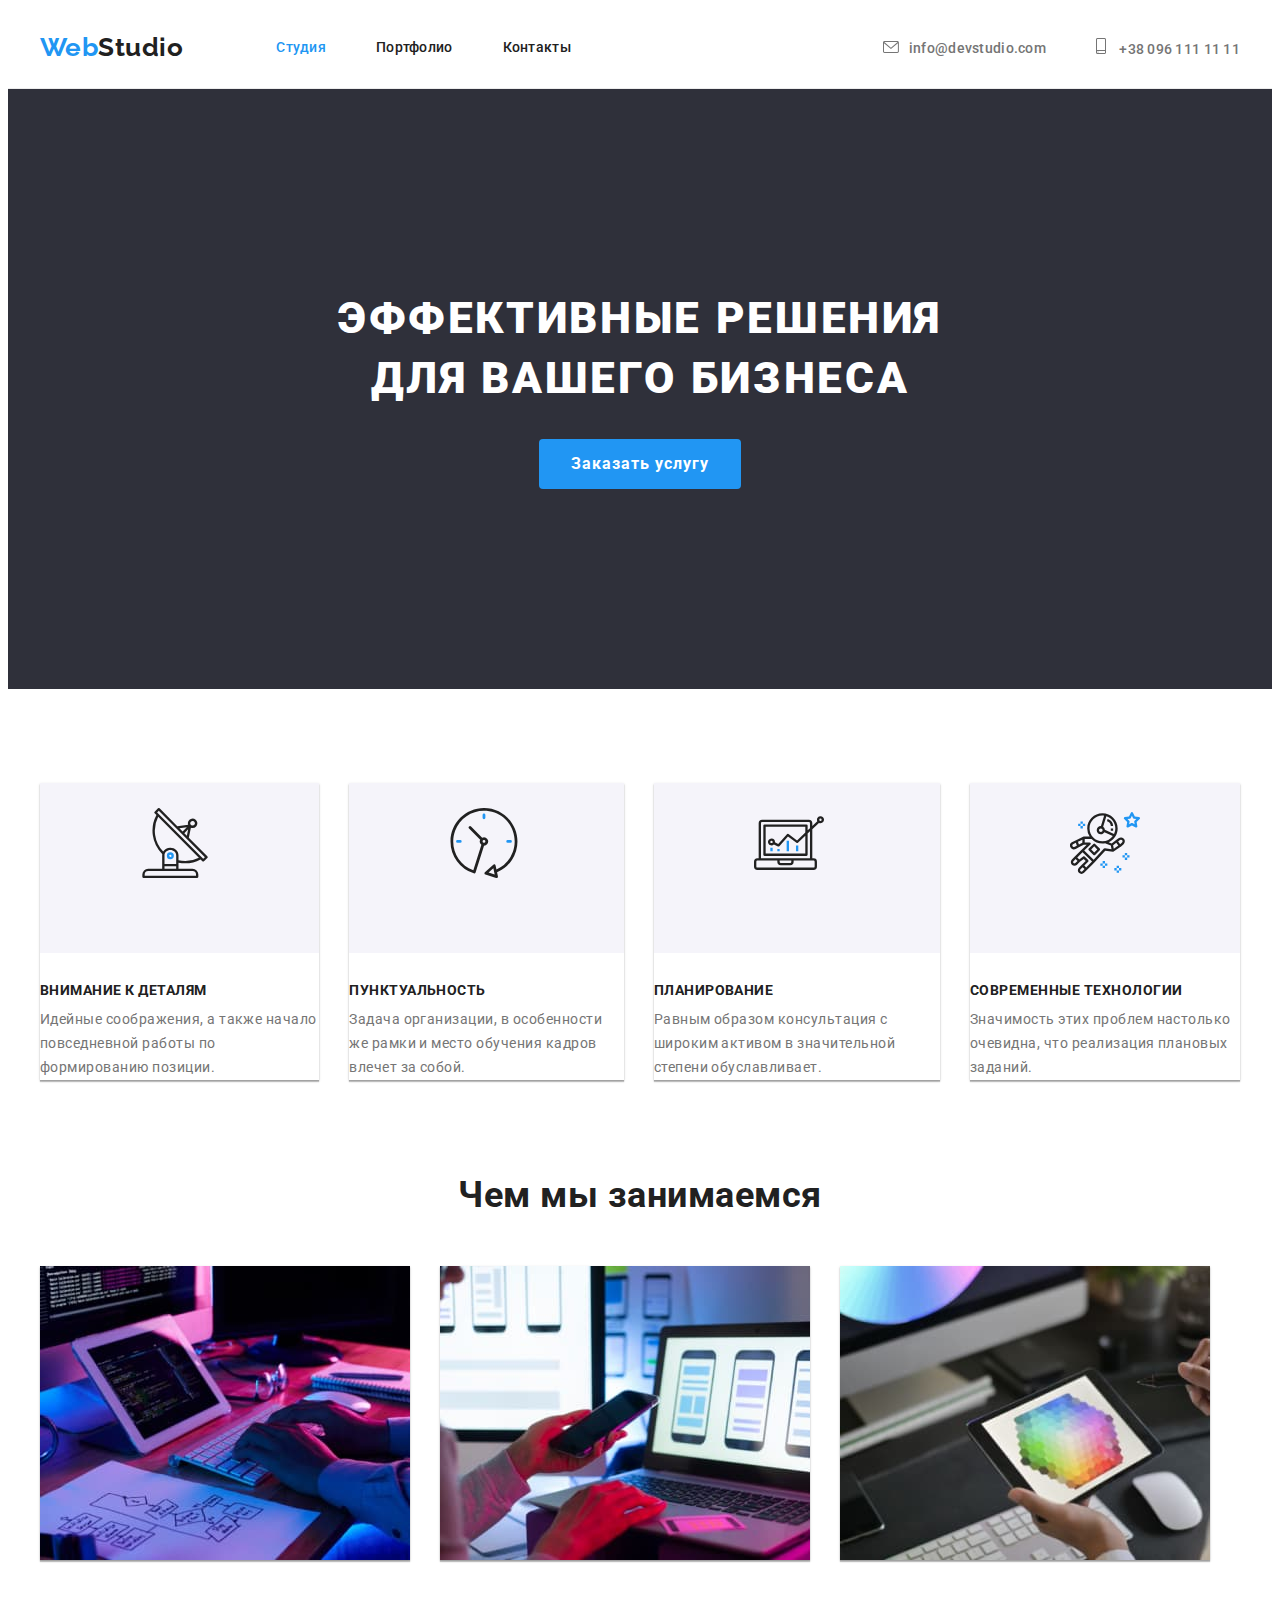
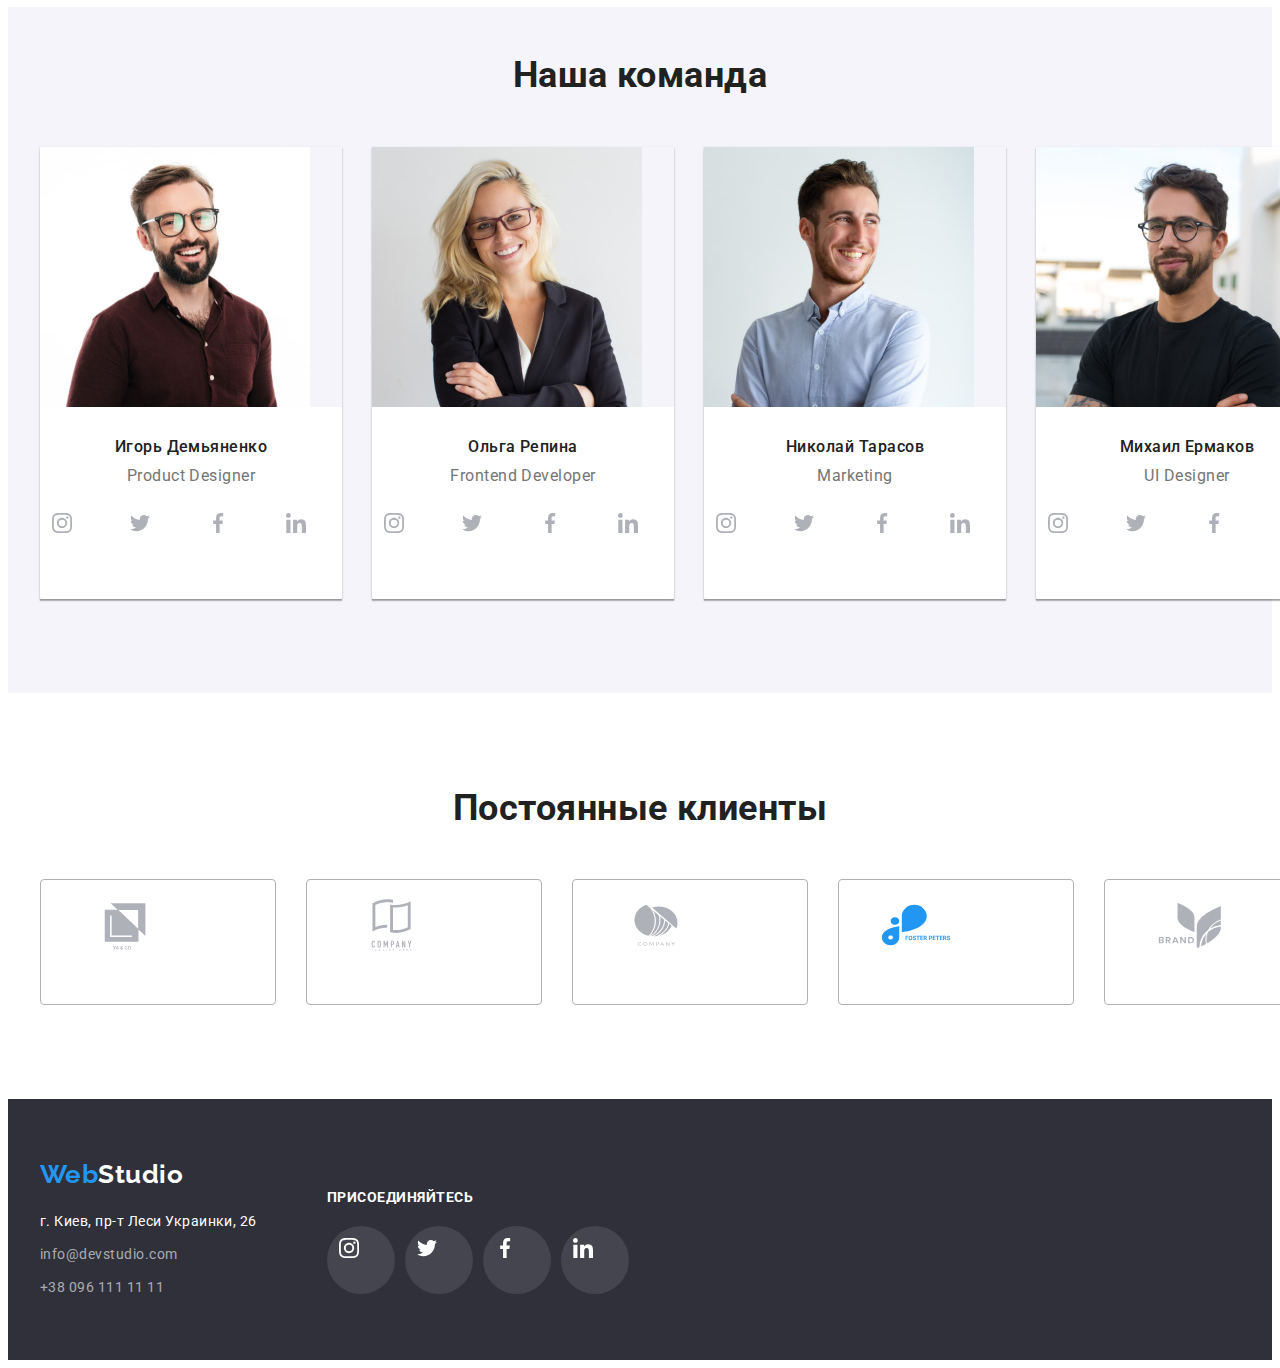
<file: index.html>
<!DOCTYPE html>
<html lang="en">
  <head>
    <meta charset="UTF-8" />
    <meta http-equiv="X-UA-Compatible" content="IE=edge" />
    <meta name="viewport" content="width=device-width, initial-scale=1.0" />
    <title>Document</title>
    <link
      href="https://fonts.googleapis.com/css2?family=Raleway:wght@700&family=Roboto:wght@400;500;700;900&display=swap"
      rel="stylesheet"
    />
    <link
      rel="stylesheet"
      href="https://cdnjs.cloudflare.com/ajax/libs/modern-normalize/1.1.0/modern-normalize.min.css"
      integrity="sha512-wpPYUAdjBVSE4KJnH1VR1HeZfpl1ub8YT/NKx4PuQ5NmX2tKuGu6U/JRp5y+Y8XG2tV+wKQpNHVUX03MfMFn9Q=="
      crossorigin="anonymous"
      referrerpolicy="no-referrer"
    />
    <link rel="stylesheet" href="./css/styles.css" />
  </head>
  <body>
    <!--шапка сайта-->
    <header>
      <div class="container header-list">
        <a href="/" class="logo">Web<span class="logo-black">Studio</span></a>
        <nav class="nav">
          <ul class="site-nav list">
            <li class="header-item">
              <a href="./index.html" class="nav-link current">Студия</a>
            </li>
            <li class="header-item">
              <a href="./portfolio.html" class="nav-link">Портфолио</a>
            </li>
            <li class="header-item">
              <a href="" class="nav-link">Контакты</a>
            </li>
          </ul>
        </nav>
        
          <ul class="contact-list list">
            <li class="header-item">
              <a href="mailto:info@devstudio.com" class="contact-link"
                >
                <svg class="contact-link-icon" width= "16px" height="12px" >
                  <use href="./images/symbol-defs.svg#icon-envelope">
                    
                  </use>
                </svg>info@devstudio.com </a
              >
            </li>
            <li class="header-item">
              <a href="tel:+380961111111" class="contact-link"
                ><svg class="contact-link-tel" width="10px" height="16px">
                  <use href="./images/symbol-defs.svg#icon-smartphone">

                  </use>
                </svg>
                +38 096 111 11 11</a
              >
            </li>
          </ul>
        
      </div>
    </header>

    <main>
      <section class="hero hero-overlay">
        <!--Герой-->
        <div class="container">
          <h1 class="hero-title">Эффективные решения <br> для вашего бизнеса</br> </h1>
          <button type="button" class="primary-button">Заказать услугу</button>
        </div>
      </section>
      <!--Достоинства компании-->

      <section class="section section-quality">
        <div class="container">
          <h2 class="visually-hidden">Наши качества</h2>
          <ul class="quality-list list">
            <li class="main-item">
              <div class="icon-quality">
                <svg class="icon" width="70" height="70">
                  <use href="./images/symbol-defs.svg#icon-antenna">

                  </use>
                </svg>
              </div>
              <h3 class="quality-title">Внимание к деталям</h3>
              <p class="quality-text">
                Идейные соображения, а также начало повседневной работы по
                формированию позиции.
              </p>
            </li>
            <li class="main-item">
              <div class="icon-quality">
                <svg class="icon" width="70" height="70">
                  <use href="./images/symbol-defs.svg#icon-clock">

                  </use>
                </svg>
              </div>
              <h3 class="quality-title">Пунктуальность</h3>
              <p class="quality-text">
                Задача организации, в особенности же рамки и место обучения
                кадров влечет за собой.
              </p>
            </li>
            <li class="main-item">
                            <div class="icon-quality">
                <svg class="icon" width="70" height="70">
                  <use href="./images/symbol-defs.svg#icon-diagram">

                  </use>
                </svg>
              </div>
              <h3 class="quality-title">Планирование</h3>
              <p class="quality-text">
                Равным образом консультация с широким активом в значительной
                степени обуславливает.
              </p>
            </li>
            <li class="main-item">
                            <div class="icon-quality">
                <svg class="icon" width="70" height="70">
                  <use href="./images/symbol-defs.svg#icon-astronaut">

                  </use>
                </svg>
              </div>
              <h3 class="quality-title">Современные технологии</h3>
              <p class="quality-text">
                Значимость этих проблем настолько очевидна, что реализация
                плановых заданий.
              </p>
            </li>
          </ul>
        </div>
      </section>
      <!--работа компании-->
      <section class="section section-company">
        <div class="container">
          <h2 class="section-title">Чем мы занимаемся</h2>
          <ul class="service-list list">
            <li class="main-item">
              <a href="">
                <img src="./images/img1.jpg" alt="img1" width="370" />
              </a>
            </li>
            <li class="main-item">
              <a href="">
                <img src="./images/img2.jpg" alt="img2" width="370" />
              </a>
            </li>
            <li class="main-item">
              <a href="">
                <img src="./images/img3.jpg" alt="img3" width="370" />
              </a>
            </li>
          </ul>
        </div>
      </section>
      <!--команда компании-->
      <section class="section section-team">
        <div class="container">
          <h2 class="section-title">Наша команда</h2>
          <ul class="team-list list">
            <li class="main-item team-shadow">
              <img
                src="./images/demyanenko.jpg"
                alt="Игорь Демьяненко"
                width="270"
              />
              <div class="teamate-info">
              <h3 class="teamate-name">Игорь Демьяненко</h3>
              <p class="teamate-text">Product Designer</p>
              
              <ul class="icon-social list">
                <li class="icon-contact-list"><a href="" class="icon-contact-link">
                  <svg class="icon-social-item" width="20px" height="20px">
                    <use href="./images/symbol-defs.svg#icon-instagram"> 
                    </use>
                  </svg>
                </a>
              </li>
              <li class="icon-contact-list"><a href="" class="icon-contact-link" >
                  <svg class="icon-social-item" width="20px" height="20px">
                    <use href="./images/symbol-defs.svg#icon-twitter"> 
                    </use>
                  </svg>
                </a>
              </li>
              <li class="icon-contact-list"><a href="" class="icon-contact-link">
                  <svg class="icon-social-item" width="20px" height="20px">
                    <use href="./images/symbol-defs.svg#icon-facebook"> 
                    </use>
                  </svg>
                </a>
              </li>
              <li class="icon-contact-list"><a href="" class="icon-contact-link" >
                  <svg class="icon-social-item" width="20px" height="20px">
                    <use href="./images/symbol-defs.svg#icon-linkedin"> 
                    </use>
                  </svg>
                </a>
              </li>
            </ul>
              </div>
              
            </li>
            <li class="main-item team-shadow">
              <img src="./images/repina.jpg" alt="Ольга Репина" width="270" />
              <div class="teamate-info">
              <h3 class="teamate-name">Ольга Репина</h3>
              <p class="teamate-text">Frontend Developer</p>
              <ul class="icon-social list">
                <li class="icon-contact-list"><a href="" class="icon-contact-link">
                  <svg class="icon-social-item" width="20px" height="20px">
                    <use href="./images/symbol-defs.svg#icon-instagram"> 
                    </use>
                  </svg>
                </a>
              </li>
              <li class="icon-contact-list"><a href="" class="icon-contact-link" >
                  <svg class="icon-social-item" width="20px" height="20px">
                    <use href="./images/symbol-defs.svg#icon-twitter"> 
                    </use>
                  </svg>
                </a>
              </li>
              <li class="icon-contact-list"><a href="" class="icon-contact-link">
                  <svg class="icon-social-item" width="20px" height="20px">
                    <use href="./images/symbol-defs.svg#icon-facebook"> 
                    </use>
                  </svg>
                </a>
              </li>
              <li class="icon-contact-list"><a href="" class="icon-contact-link" >
                  <svg class="icon-social-item" width="20px" height="20px">
                    <use href="./images/symbol-defs.svg#icon-linkedin"> 
                    </use>
                  </svg>
                </a>
              </li>
            </ul>
              </div>
            </li>
            <li class="main-item team-shadow">
              <img
                src="./images/tarasov.jpg"
                alt="Николай Тарасов"
                width="270"
              />
              <div class="teamate-info">
              <h3 class="teamate-name">Николай Тарасов</h3>
              <p class="teamate-text">Marketing</p>
              <ul class="icon-social list">
                <li class="icon-contact-list"><a href="" class="icon-contact-link">
                  <svg class="icon-social-item" width="20px" height="20px">
                    <use href="./images/symbol-defs.svg#icon-instagram"> 
                    </use>
                  </svg>
                </a>
              </li>
              <li class="icon-contact-list"><a href="" class="icon-contact-link" >
                  <svg class="icon-social-item" width="20px" height="20px">
                    <use href="./images/symbol-defs.svg#icon-twitter"> 
                    </use>
                  </svg>
                </a>
              </li>
              <li class="icon-contact-list"><a href="" class="icon-contact-link">
                  <svg class="icon-social-item" width="20px" height="20px">
                    <use href="./images/symbol-defs.svg#icon-facebook"> 
                    </use>
                  </svg>
                </a>
              </li>
              <li class="icon-contact-list"><a href="" class="icon-contact-link" >
                  <svg class="icon-social-item" width="20px" height="20px">
                    <use href="./images/symbol-defs.svg#icon-linkedin"> 
                    </use>
                  </svg>
                </a>
              </li>
            </ul>
              </div>
            </li>
            <li class="main-item team-shadow">
              <img
                src="./images/yermakov.jpg"
                alt="Михаил Ермаков"
                width="270"
              />
              <div class="teamate-info">
              <h3 class="teamate-name">Михаил Ермаков</h3>
              <p class="teamate-text">UI Designer</p>
              <ul class="icon-social list">
                <li class="icon-contact-list"><a href="" class="icon-contact-link">
                  <svg class="icon-social-item" width="20px" height="20px">
                    <use href="./images/symbol-defs.svg#icon-instagram"> 
                    </use>
                  </svg>
                </a>
              </li>
              <li class="icon-contact-list"><a href="" class="icon-contact-link" >
                  <svg class="icon-social-item" width="20px" height="20px">
                    <use href="./images/symbol-defs.svg#icon-twitter"> 
                    </use>
                  </svg>
                </a>
              </li>
              <li class="icon-contact-list"><a href="" class="icon-contact-link">
                  <svg class="icon-social-item" width="20px" height="20px">
                    <use href="./images/symbol-defs.svg#icon-facebook"> 
                    </use>
                  </svg>
                </a>
              </li>
              <li class="icon-contact-list"><a href="" class="icon-contact-link" >
                  <svg class="icon-social-item" width="20px" height="20px">
                    <use href="./images/symbol-defs.svg#icon-linkedin"> 
                    </use>
                  </svg>
                </a>
              </li>
            </ul>
              </div>
            </li>
          </ul>
        </div>
      </section>
      <!-- Постоянные клиенты -->
      <section class="section-client">
        <div class="container">
        <h2 class="client-title">Постоянные клиенты</h2>
        <div>
          <ul class="client list">
            <li class="client-list">
               <a href="" class="icon-client">
                 <svg class="icon-client-item" width="106" height="60">
                    <use href="./images/symbol-defs.svg#icon-Logo-1"></use>
                 </svg>
               </a>
            </li>
            <li class="client-list">
               <a href="" class="icon-client">
                 <svg class="icon-client-item" width="106" height="60">
                    <use href="./images/symbol-defs.svg#icon-Logo-2"></use>
                 </svg>
               </a>
            </li>
            <li class="client-list">
               <a href="" class="icon-client">
                 <svg class="icon-client-item" width="106" height="60">
                    <use href="./images/symbol-defs.svg#icon-Logo-3"></use>
                 </svg>
               </a>
            </li>
            <li class="client-list">
               <a href="" class="icon-client">
                 <svg class="icon-client-item" width="106" height="60">
                    <use href="./images/symbol-defs.svg#icon-Logo-4"></use>
                 </svg>
               </a>
            </li>
            <li class="client-list">
               <a href="" class="icon-client">
                 <svg class="icon-client-item" width="106" height="60">
                    <use href="./images/symbol-defs.svg#icon-Logo-5"></use>
                 </svg>
               </a>
            </li>
            <li class="client-list">
               <a href="" class="icon-client">
                 <svg class="icon-client-item" width="106" height="60">
                    <use href="./images/symbol-defs.svg#icon-Logo-6"></use>
                 </svg>
               </a>
            </li>
          </ul>
         
        </div>
        </div>
      </section>
    </main>
    <footer class="footer">
      <div class="container">
        <a href="/" class="logo"
          >Web<span class="logo-white">Studio</span></a
        >
        <div class="footer-list">
        <address class="address">
          <ul class="secondary-contact list">
            <li class="footer-item">
              <a
                href="https://www.google.com.ua/maps/place/%D0%B1%D1%83%D0%BB.+%D0%9B%D0%B5%D1%81%D0%B8+%D0%A3%D0%BA%D1%80%D0%B0%D0%B8%D0%BD%D0%BA%D0%B8,+26,+%D0%9A%D0%B8%D0%B5%D0%B2,+02000/@50.4265841,30.5361971,17z/data=!3m1!4b1!4m5!3m4!1s0x40d4cf0e033ecbe9:0x57a4dffefec77da0!8m2!3d50.4265807!4d30.5383858?hl=ru"
                class="map-link"
                >г. Киев, пр-т Леси Украинки, 26</a
              >
            </li>
            <li class="footer-item">
              <a href="mailto:info@devstudio.com" class="secondary-contact-link"
                >info@devstudio.com</a
              >
            </li>
            <li class="footer-item">
              <a
                href="tel:+380961111111"
                class="secondary-contact-link"
                >+38 096 111 11 11</a
              >
            </li>
          </ul>
          
        </address>
        <div class="footer-social">
            <h2 class="footer-title">присоединяйтесь</h2>
            <ul class="icon-footer list">
              <li class="icon-footer-list"><a href="" class="icon-footer-link">
                  <svg class="icon-footer-item" width="20px" height="20px">
                    <use href="./images/symbol-defs.svg#icon-instagram"> 
                    </use>
                  </svg>
                </a>
              </li>
                            <li class="icon-footer-list"><a href="" class="icon-footer-link" >
                  <svg class="icon-footer-item" width="20px" height="20px">
                    <use href="./images/symbol-defs.svg#icon-twitter"> 
                    </use>
                  </svg>
                </a>
              </li>
              <li class="icon-footer-list"><a href="" class="icon-footer-link">
                  <svg class="icon-footer-item" width="20px" height="20px">
                    <use href="./images/symbol-defs.svg#icon-facebook"> 
                    </use>
                  </svg>
                </a>
              </li>
              <li class="icon-footer-list"><a href="" class="icon-footer-link" >
                  <svg class="icon-footer-item" width="20px" height="20px">
                    <use href="./images/symbol-defs.svg#icon-linkedin"> 
                    </use>
                  </svg>
                </a>
              </li>
            </ul>
          </div>
        </div>
      </div>
    </footer>
  </body>
</html>
</file>
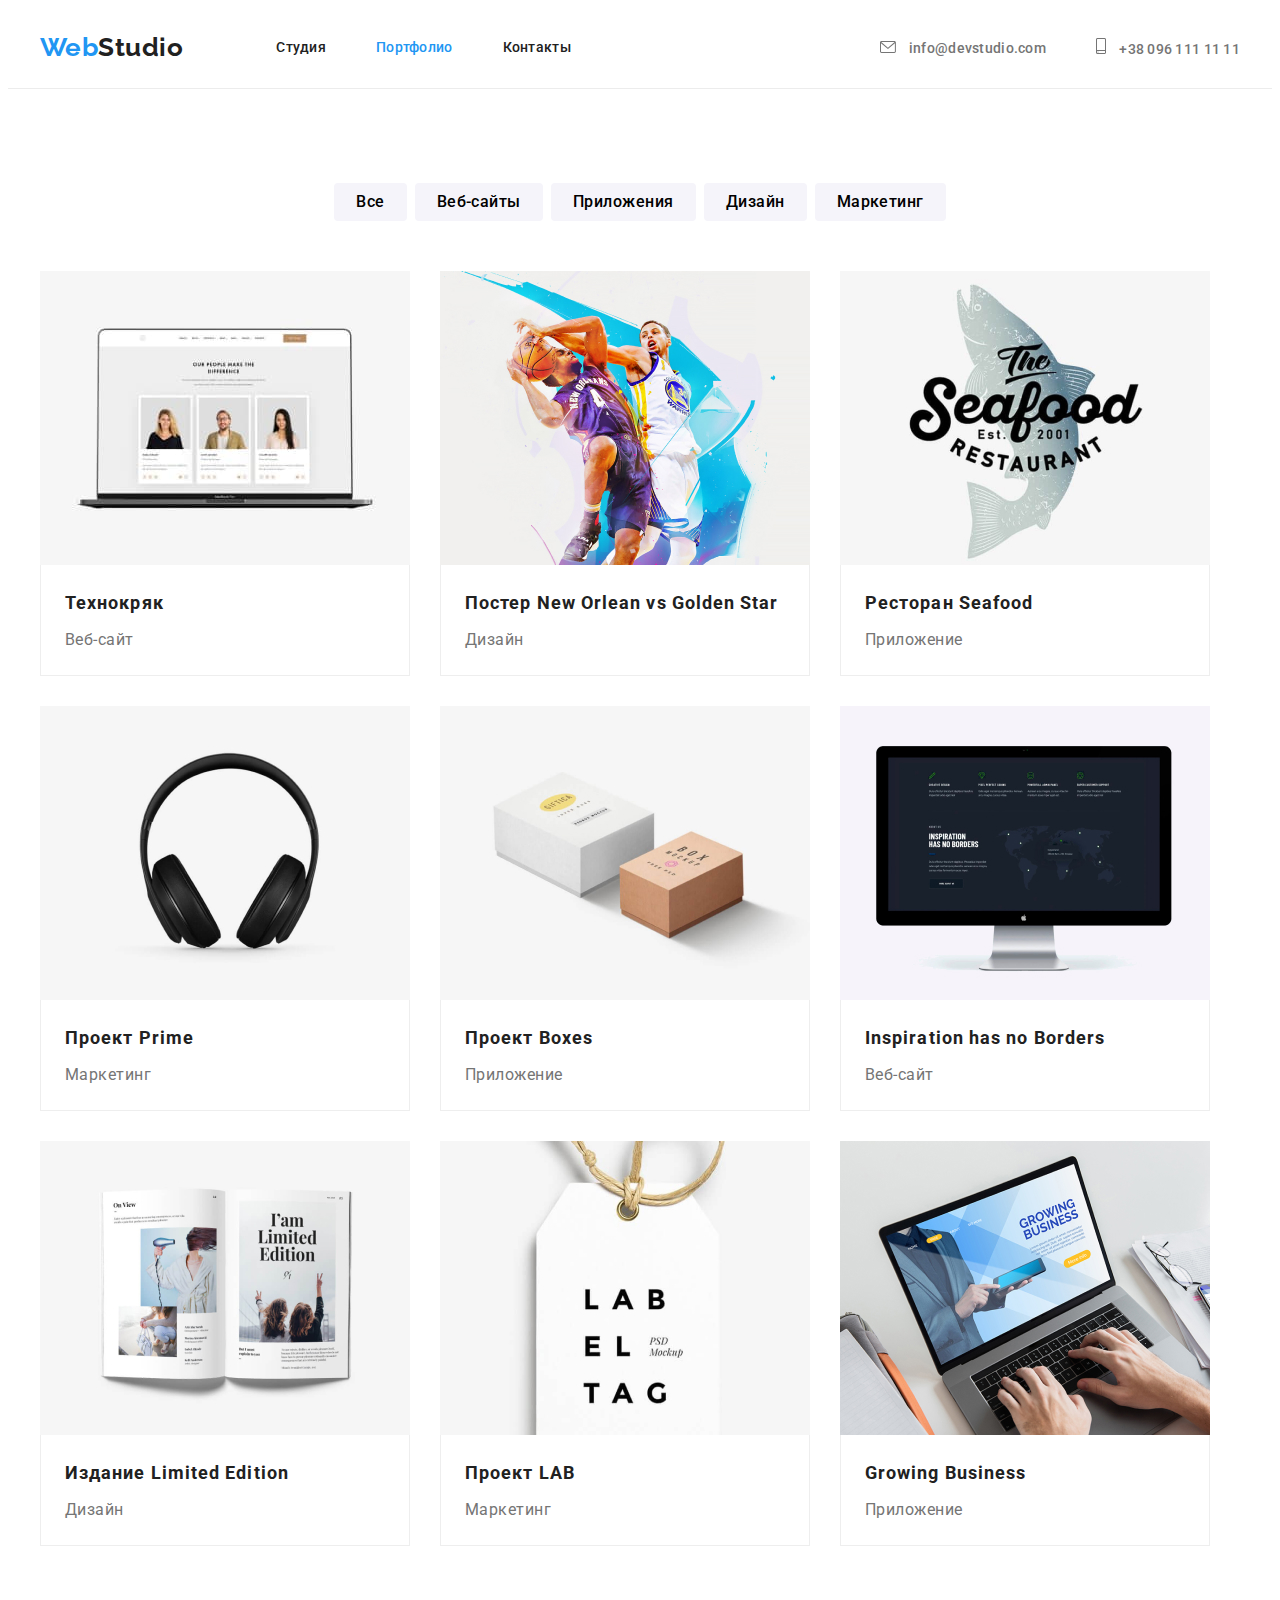
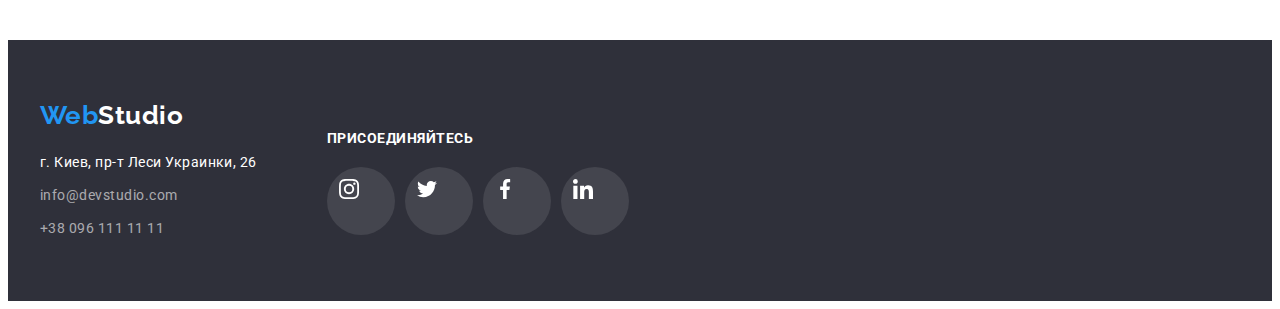
<file: portfolio.html>
<!DOCTYPE html>
<html lang="en">
  <head>
    <meta charset="UTF-8" />
    <meta http-equiv="X-UA-Compatible" content="IE=edge" />
    <meta name="viewport" content="width=device-width, initial-scale=1.0" />
    <title>Document</title>
    <link
      href="https://fonts.googleapis.com/css2?family=Raleway:wght@700&family=Roboto:wght@400;500;700;900&display=swap"
      rel="stylesheet"
    />

    <link
      rel="stylesheet"
      href="https://cdnjs.cloudflare.com/ajax/libs/modern-normalize/1.1.0/modern-normalize.min.css"
      integrity="sha512-wpPYUAdjBVSE4KJnH1VR1HeZfpl1ub8YT/NKx4PuQ5NmX2tKuGu6U/JRp5y+Y8XG2tV+wKQpNHVUX03MfMFn9Q=="
      crossorigin="anonymous"
      referrerpolicy="no-referrer"
    />
    <link rel="stylesheet" href="./css/styles.css" />
  </head>
  <body>
    <!--шапка сайта-->
    <header>
      <div class="container header-list">
        <a href="/" class="logo">Web<span class="logo-black">Studio</span></a>
        <nav class="nav">
          <ul class="site-nav list">
            <li class="header-item">
              <a href="./index.html" class="nav-link">Студия</a>
            </li>
            <li class="header-item">
              <a href="./portfolio.html" class="nav-link current">Портфолио</a>
            </li>
            <li class="header-item">
              <a href="" class="nav-link">Контакты</a>
            </li>
          </ul>
        </nav>

        <ul class="contact-list list">
          <li class="header-item">
            <a href="mailto:info@devstudio.com" class="contact-link">
              <svg class="contact-link-icon" width="16px" height="12px">
                <use href="./images/symbol-defs.svg#icon-envelope"></use>
              </svg>
              info@devstudio.com
            </a>
          </li>
          <li class="header-item">
            <a href="tel:+380961111111" class="contact-link"
              ><svg class="contact-link-tel" width="10px" height="16px">
                <use href="./images/symbol-defs.svg#icon-smartphone"></use>
              </svg>
              +38 096 111 11 11</a
            >
          </li>
        </ul>
      </div>
    </header>

    <main>
      <!--фитльр портфолио -->
      <section class="section-project">
        <div class="container">
          <h2 class="visually-hidden">Список фильтра кнопок</h2>

          <ul class="filter-list list">
            <li class="button-item">
              <button type="button" class="secondary-button">Все</button>
            </li>
            <li class="button-item">
              <button type="button" class="secondary-button">Веб-сайты</button>
            </li>
            <li class="button-item">
              <button type="button" class="secondary-button">Приложения</button>
            </li>
            <li class="button-item">
              <button type="button" class="secondary-button">Дизайн</button>
            </li>
            <li class="button-item">
              <button type="button" class="secondary-button">Маркетинг</button>
            </li>
          </ul>
        </div>

        <!-- Работы студии-->

        <div class="container">
          <h2 class="visually-hidden">список работ</h2>
          <ul class="portfolio-list list">
            <li class="portfolio-item">
              <img src="./images/technokryak.jpg" alt="Технокряк" width="370" />
              <div class="portfolio-project-name">
                <h3 class="portfolio-title">Технокряк</h3>
                <p class="portfolio-text">Веб-сайт</p>
              </div>
            </li>
            <li class="portfolio-item">
              <img
                src="./images/poster.jpg"
                alt="Постер New Orlean vs Golden Star"
                width="370"
              />
              <div class="portfolio-project-name">
                <h3 class="portfolio-title">
                  Постер New Orlean vs Golden Star
                </h3>
                <p class="portfolio-text">Дизайн</p>
              </div>
            </li>
            <li class="portfolio-item">
              <img
                src="./images/restourant.jpg"
                alt="Ресторан Seafood "
                width="370"
              />
              <div class="portfolio-project-name">
                <h3 class="portfolio-title">Ресторан Seafood</h3>
                <p class="portfolio-text">Приложение</p>
              </div>
            </li>
            <li class="portfolio-item">
              <img
                src="./images/project-prime.jpg"
                alt="Проект Prime "
                width="370"
              />
              <div class="portfolio-project-name">
                <h3 class="portfolio-title">Проект Prime</h3>
                <p class="portfolio-text">Маркетинг</p>
              </div>
            </li>
            <li class="portfolio-item">
              <img
                src="./images/project-boxes.jpg"
                alt="Проект Boxes "
                width="370"
              />
              <div class="portfolio-project-name">
                <h3 class="portfolio-title">Проект Boxes</h3>
                <p class="portfolio-text">Приложение</p>
              </div>
            </li>
            <li class="portfolio-item">
              <img
                src="./images/inspiration.jpg"
                alt="Inspiration has no Borders"
                width="370"
              />
              <div class="portfolio-project-name">
                <h3 class="portfolio-title">Inspiration has no Borders</h3>
                <p class="portfolio-text">Веб-сайт</p>
              </div>
            </li>
            <li class="portfolio-item">
              <img
                src="./images/limited-edition.jpg"
                alt="Издание Limited Edition"
                width="370"
              />
              <div class="portfolio-project-name">
                <h3 class="portfolio-title">Издание Limited Edition</h3>
                <p class="portfolio-text">Дизайн</p>
              </div>
            </li>
            <li class="portfolio-item">
              <img
                src="./images/project-lab.jpg"
                alt="Проект LAB"
                width="370"
              />
              <div class="portfolio-project-name">
                <h3 class="portfolio-title">Проект LAB</h3>
                <p class="portfolio-text">Маркетинг</p>
              </div>
            </li>
            <li class="portfolio-item">
              <img
                src="./images/growing-business.jpg"
                alt="Growing Business"
                width="370"
              />
              <div class="portfolio-project-name">
                <h3 class="portfolio-title">Growing Business</h3>
                <p class="portfolio-text">Приложение</p>
              </div>
            </li>
          </ul>
        </div>
      </section>
    </main>
    <footer class="footer">
      <div class="container">
        <a href="/" class="logo">Web<span class="logo-white">Studio</span></a>
        <div class="footer-list">
          <address class="address">
            <ul class="secondary-contact list">
              <li class="footer-item">
                <a
                  href="https://www.google.com.ua/maps/place/%D0%B1%D1%83%D0%BB.+%D0%9B%D0%B5%D1%81%D0%B8+%D0%A3%D0%BA%D1%80%D0%B0%D0%B8%D0%BD%D0%BA%D0%B8,+26,+%D0%9A%D0%B8%D0%B5%D0%B2,+02000/@50.4265841,30.5361971,17z/data=!3m1!4b1!4m5!3m4!1s0x40d4cf0e033ecbe9:0x57a4dffefec77da0!8m2!3d50.4265807!4d30.5383858?hl=ru"
                  class="map-link"
                  >г. Киев, пр-т Леси Украинки, 26</a
                >
              </li>
              <li class="footer-item">
                <a
                  href="mailto:info@devstudio.com"
                  class="secondary-contact-link"
                  >info@devstudio.com</a
                >
              </li>
              <li class="footer-item">
                <a href="tel:+380961111111" class="secondary-contact-link"
                  >+38 096 111 11 11</a
                >
              </li>
            </ul>
          </address>
          <div class="footer-social">
            <h2 class="footer-title">присоединяйтесь</h2>
            <ul class="icon-footer list">
              <li class="icon-footer-list">
                <a href="" class="icon-footer-link">
                  <svg class="icon-footer-item" width="20px" height="20px">
                    <use href="./images/symbol-defs.svg#icon-instagram"></use>
                  </svg>
                </a>
              </li>
              <li class="icon-footer-list">
                <a href="" class="icon-footer-link">
                  <svg class="icon-footer-item" width="20px" height="20px">
                    <use href="./images/symbol-defs.svg#icon-twitter"></use>
                  </svg>
                </a>
              </li>
              <li class="icon-footer-list">
                <a href="" class="icon-footer-link">
                  <svg class="icon-footer-item" width="20px" height="20px">
                    <use href="./images/symbol-defs.svg#icon-facebook"></use>
                  </svg>
                </a>
              </li>
              <li class="icon-footer-list">
                <a href="" class="icon-footer-link">
                  <svg class="icon-footer-item" width="20px" height="20px">
                    <use href="./images/symbol-defs.svg#icon-linkedin"></use>
                  </svg>
                </a>
              </li>
            </ul>
          </div>
        </div>
      </div>
    </footer>
  </body>
</html>
</file>
<file: css/styles.css>
/* Цвет основнго текста #757575 */

/* Вторичный текст текста #212121 */

/* Белый цвет #FFFFFF */

/* Акцент #2196F3 */

/* Цвет текста в футере rgba(255, 255, 255, 0.6) */

:root {
  --primary-text-color: #757575;
  --title-text-color: #212121;
  --accent-color: #2196f3;
  --primary-white-color: #ffffff;
  --second-bg-color: #2f303a;
  --footer-text-color: rgba(255, 255, 255, 0.6);
  --second-button-bg-color: #f5f4fa;
  --border-header-color: #ececec;
  --border-color: #eeeeee;
  --social-color: #afb1b8;
}

body {
  color: var(--primary-text-color);
  background-color: var(--primary-white-color);
  font-family: Roboto, sans-serif;
  letter-spacing: 0.03em;
}

h1,
h2,
h3,
h4,
h5,
h6,
p,
ul {
  margin: 0;
  padding: 0;
}

.visually-hidden {
  position: absolute;
  white-space: nowrap;
  width: 1px;
  height: 1px;
  overflow: hidden;
  border: 0;
  padding: 0;
  clip: rect(0 0 0 0);
  clip-path: inset(50%);
  margin: -1px;
}

header {
  border-bottom: 1px solid var(--border-header-color);
}

.header-list {
  display: flex;
  align-items: center;
}
.logo {
  color: var(--accent-color);
  text-decoration: none;
  font-family: Raleway, sans-serif;
  font-weight: bold;
  font-size: 26px;
  line-height: 1.2;
}
.logo-black {
  color: var(--title-text-color);
}
.logo-white {
  color: var(--primary-white-color);
}

.nav {
  margin-left: 93px;
}
.site-nav {
  display: flex;
}

.header-item {
  margin-left: 0px;
}

.header-item:not(:first-child) {
  margin-left: 50px;
}
.list {
  list-style: none;
}
.nav-link {
  display: block;
  padding-top: 32px;
  padding-bottom: 32px;
  color: var(--title-text-color);
  text-decoration: none;
  font-weight: 500;
  font-size: 14px;
  line-height: 1.14;
  letter-spacing: 0.02em;
}
.nav-link.current {
  color: var(--accent-color);
}

.contact-list {
  display: flex;
  margin-left: auto;
}
.contact-link {
  display: inline-block;
  color: var(--primary-text-color);
  text-decoration: none;
  font-weight: 500;
  font-size: 14px;
  line-height: 1.14;
  letter-spacing: 0.02em;
}

.nav-link:hover,
.nav-link:focus {
  color: var(--accent-color);
}

.contact-link-icon {
  width: 16px;
  height: 12px;
  margin-right: 10px;
  fill: currentColor;
}

.contact-link-tel {
  width: 10px;
  height: 16px;
  margin-right: 10px;
  fill: currentColor;
}

.contact-link:hover,
.contact-link:focus {
  color: var(--accent-color);
}

img {
  display: block;
  max-width: 100%;
  height: auto;
}

.container {
  margin: 0 auto;
  width: 1200px;
  padding: 0 15px;
}

.section-quality {
  padding-top: 94px;
  padding-bottom: 47px;
}

.section-company {
  padding-top: 47px;
  padding-bottom: 47px;
}

.section-team {
  background-color: var(--second-button-bg-color);
  padding-top: 47px;
  padding-bottom: 94px;
}

/* hero */
.hero {
  background-color: var(--second-bg-color);
  text-align: center;
  padding: 200px 0;
}
.hero-title {
  color: var(--primary-white-color);
  font-weight: 900;
  font-size: 44px;
  line-height: 1.36;
  letter-spacing: 0.06em;
  text-transform: uppercase;
  margin-bottom: 30px;
}

/* Overlay */
.overlay {
  height: 600px;
  max-width: 1600px;
  margin: 0 auto;
  background-image: linear-gradient(
      rgba(47, 48, 58, 0.4),
      rgba(47, 48, 58, 0.4)
    ),
    url("../images/hero-img.jpg");
  background-size: cover;
  background-position: center;
}

/* section */

.section-title {
  color: var(--title-text-color);
  font-size: 36px;
  line-height: 1.17;
  text-align: center;
  margin-bottom: 50px;
}

/* quality */
.quality-list {
  display: flex;
}

.main-item {
  margin-left: 0px;
  box-shadow: 0px 1px 3px rgba(0, 0, 0, 0.12), 0px 1px 1px rgba(0, 0, 0, 0.14),
    0px 2px 1px rgba(0, 0, 0, 0.2);
}

.main-item:not(:first-child) {
  margin-left: 30px;
}
.quality-title {
  color: var(--title-text-color);
  font-size: 14px;
  line-height: 1.14;
  text-transform: uppercase;
  margin-bottom: 10px;
}
.quality-text {
  font-size: 14px;
  line-height: 1.71;
}

.icon-quality {
  height: 120px;
  background: var(--second-button-bg-color);
  margin-bottom: 30px;
  padding: 25px 100px;
}

.icon {
  width: 70px;
  height: 70px;
}

.service-list {
  display: flex;
}

.team-list {
  display: flex;
}

.teamate-info {
  background-color: var(--primary-white-color);
  padding: 30px 0;
  border-radius: 0px 0px 4px 4px;
}
.teamate-name {
  color: var(--title-text-color);
  font-weight: 500;
  font-size: 16px;
  line-height: 1.19;
  margin-bottom: 10px;
  text-align: center;
}
.teamate-text {
  font-size: 16px;
  line-height: 1.19;
  text-align: center;
  margin-bottom: 16px;
}

.icon-social {
  display: flex;
  justify-content: center;
}

.icon-contact-link {
  display: inline-block;
  width: 44px;
  height: 44px;

  border-radius: 50%;
  padding: 12px;
  color: var(--social-color);
}

.icon-social-item {
  width: 20px;
  height: 20px;
  fill: currentColor;
}
.icon-contact-link:hover,
.icon-contact-link:focus {
  background-color: var(--accent-color);
  color: var(--primary-white-color);
}

.icon-contact-list:not(:first-child) {
  margin-left: 10px;
}

/* client */
.section-client {
  padding: 94px 0;
}
.client-title {
  font-size: 36px;
  line-height: 1.17;
  color: var(--title-text-color);
  text-align: center;
  margin-bottom: 50px;
}
.client {
  display: flex;
}
.icon-client {
  display: inline-block;
  width: 170px;
  height: 92px;
  padding: 16px 32px;
  border: 1px solid var(--social-color);
  border-radius: 4px;
  color: var(--social-color);
}
.client-list:not(:first-child) {
  margin-left: 30px;
}
.icon-client-item {
  width: 106px;
  height: 60px;
  fill: currentColor;
}

.icon-client:hover {
  border: 1px solid var(--accent-color);
  color: var(--accent-color);
}
/* button */
.primary-button {
  background-color: var(--accent-color);
  cursor: pointer;
  color: var(--primary-white-color);
  font-family: inherit;
  font-weight: bold;
  font-size: 16px;
  line-height: 1.87;
  letter-spacing: 0.06em;
  padding: 10px 32px;
  border: 0px;
  border-radius: 4px;
}

.secondary-button {
  padding: 6px 22px;
  background-color: var(--second-button-bg-color);
  cursor: pointer;
  font-family: inherit;
  font-weight: 500;
  font-size: 16px;
  line-height: 1.62;
  letter-spacing: 0.03em;
  border: 0px;
  border-radius: 4px;
}

.button-item {
  margin-left: 0px;
}

.button-item:not(:first-child) {
  margin-left: 8px;
}

.secondary-button:hover,
.secondary-button:focus {
  background-color: var(--accent-color);
  color: var(--primary-white-color);
  box-shadow: 0px 3px 1px rgba(0, 0, 0, 0.1), 0px 1px 2px rgba(0, 0, 0, 0.08),
    0px 2px 2px rgba(0, 0, 0, 0.12);
}

.footer {
  background-color: var(--second-bg-color);
  padding: 60px 0;
}

.footer-list {
  display: flex;
}
.address {
  font-style: normal;
  margin-top: 20px;
}

.map-link {
  display: inline-block;
  color: var(--primary-white-color);
  text-decoration: none;
  font-size: 14px;
  line-height: 1.71;
}

.secondary-contact-link {
  display: inline-block;
  color: var(--footer-text-color);
  text-decoration: none;
  font-size: 14px;
  line-height: 1.71;
}

.map-link:hover,
.map-link:focus {
  color: var(--accent-color);
}
.secondary-contact-link:hover,
.secondary-contact-link:focus {
  color: var(--accent-color);
}

.footer-item {
  margin-bottom: 0;
}

.footer-item:not(:last-child) {
  margin-bottom: 9px;
}

.footer-social {
  margin-left: 70px;
}
.footer-title {
  font-size: 14px;
  line-height: 1.14;
  color: var(--primary-white-color);
  text-transform: uppercase;
  margin-bottom: 20px;
}

.icon-footer {
  display: flex;
}

.icon-footer-link {
  display: inline-block;
  width: 44px;
  height: 44px;
  border-radius: 50%;
  padding: 12px;
  color: var(--primary-white-color);
  background-color: rgba(255, 255, 255, 0.1);
}

.icon-footer-link:hover,
.icon-footer-link:focus {
  background-color: var(--accent-color);
}

.icon-footer-item {
  width: 20px;
  height: 20px;
  fill: currentColor;
}

.icon-footer-list:not(:first-child) {
  margin-left: 10px;
}

/* Portfolio */

.section-project {
  padding: 94px 0;
}

.filter-list {
  display: flex;
  justify-content: center;
  margin-bottom: 50px;
}

.portfolio-project-name {
  padding: 20px 24px;
  border: 1px solid var(--border-color);
  border-top: none;
}

.portfolio-list {
  display: flex;
  flex-wrap: wrap;
}

.portfolio-item {
  width: 370px;
}
.portfolio-item:not(:nth-child(3n)) {
  margin-right: 30px;
}

.portfolio-item:not(:nth-last-child(-n + 3)) {
  margin-bottom: 30px;
}

.portfolio-item:hover,
.portfolio-item:focus {
  box-shadow: 0px 1px 1px rgba(0, 0, 0, 0.12), 0px 4px 4px rgba(0, 0, 0, 0.06),
    1px 4px 6px rgba(0, 0, 0, 0.16);
}

.portfolio-title {
  margin-bottom: 4px;
  color: var(--title-text-color);
  font-size: 18px;
  line-height: 2;
  letter-spacing: 0.06em;
}
.portfolio-text {
  font-size: 16px;
  line-height: 1.87;
  letter-spacing: 0.03em;
}
</file>
